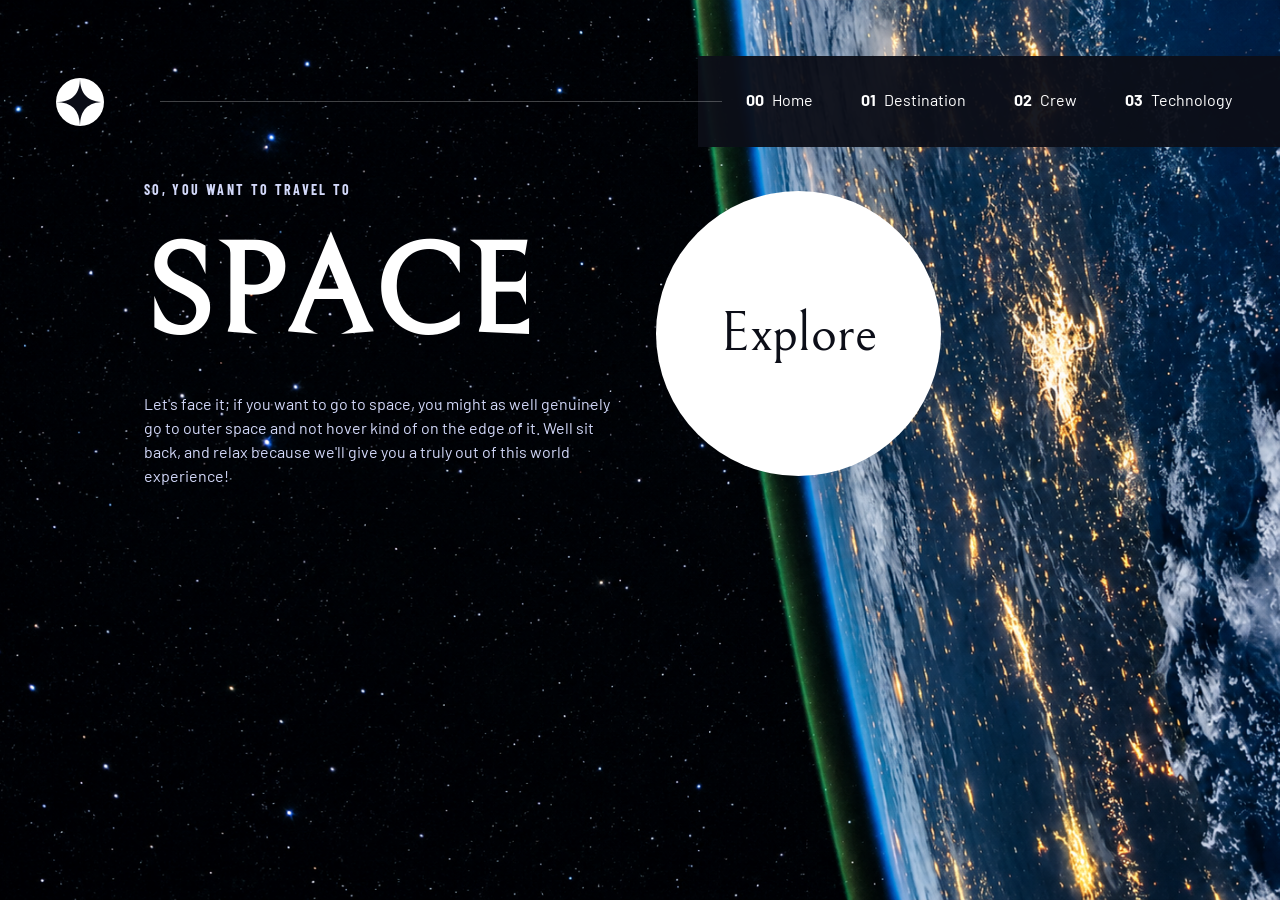
<file: index.html>
<!DOCTYPE html>
<html lang="en">
<head>
  <meta charset="UTF-8" />
  <meta name="viewport" content="width=device-width, initial-scale=1.0" />
  <meta name="description" content="Space Tourism: a trip to space you will never forget." />
  <title>Space Tourism</title>
  <link rel="icon" href="assets/shared/logo.svg" />
  <link rel="preconnect" href="https://fonts.googleapis.com" />
  <link rel="preconnect" href="https://fonts.gstatic.com" crossorigin />
  <link rel="stylesheet" href="https://fonts.googleapis.com/css2?family=Bellefair&family=Barlow+Condensed:wght@400;700&family=Barlow:wght@400;700&display=swap" />
  <link rel="stylesheet" href="css/style.css" />
</head>
<body class="home">

  <!-- ============================ الهيدر + النافيجيشن ============================ -->
  <header class="primary-header flex">
    <div class="logo-container">
      <img src="assets/shared/logo.svg" alt="Space Tourism Logo" class="logo" width="48" height="48" />
    </div>

    <button class="mobile-nav-toggle" aria-controls="primary-navigation" aria-expanded="false" aria-label="Menu" data-nav-toggle>
      <!-- زرار الهامبرجر اللي بيظهر بس في الموبايل لفتح القايمة -->
      <img src="assets/shared/icon-hamburger.svg" alt="" aria-hidden="true" />
    </button>

    <nav>
      <ul id="primary-navigation" data-visible="false" class="primary-navigation underline-indicators flex">
        <!-- data-visible بيتحكم فيه الجافاسكريبت لإظهار/إخفاء القايمة بالموبايل -->
        <li><a class="nav-link active" aria-current="page" href="index.html"><span aria-hidden="true">00</span>Home</a></li>
        <li><a class="nav-link" href="destination.html"><span aria-hidden="true">01</span>Destination</a></li>
        <li><a class="nav-link" href="crew.html"><span aria-hidden="true">02</span>Crew</a></li>
        <li><a class="nav-link" href="technology.html"><span aria-hidden="true">03</span>Technology</a></li>
      </ul>
    </nav>
  </header>

  <!-- ============================ المحتوى الرئيسي ============================ -->
  <main class="grid-container grid-container--home">
    <div>
      <h1 class="text-preset-4">
        <span class="text-accent d-block">So, you want to travel to</span>
        <span class="text-preset-1">Space</span>
      </h1>
      <p class="text-accent">
        <!-- الفقرة التعريفية اللي بتشرح فكرة الموقع -->
        Let's face it; if you want to go to space, you might as well genuinely go to
        outer space and not hover kind of on the edge of it. Well sit back, and relax
        because we'll give you a truly out of this world experience!
      </p>
    </div>

    <a href="destination.html" class="large-button">
      <span class="text-preset-2" aria-hidden="true">Explore</span>
      <span class="sr-only">Explore the space tourism destinations</span>
    </a>
  </main>

  <script src="js/script.js"></script>
</body>
</html>
</file>
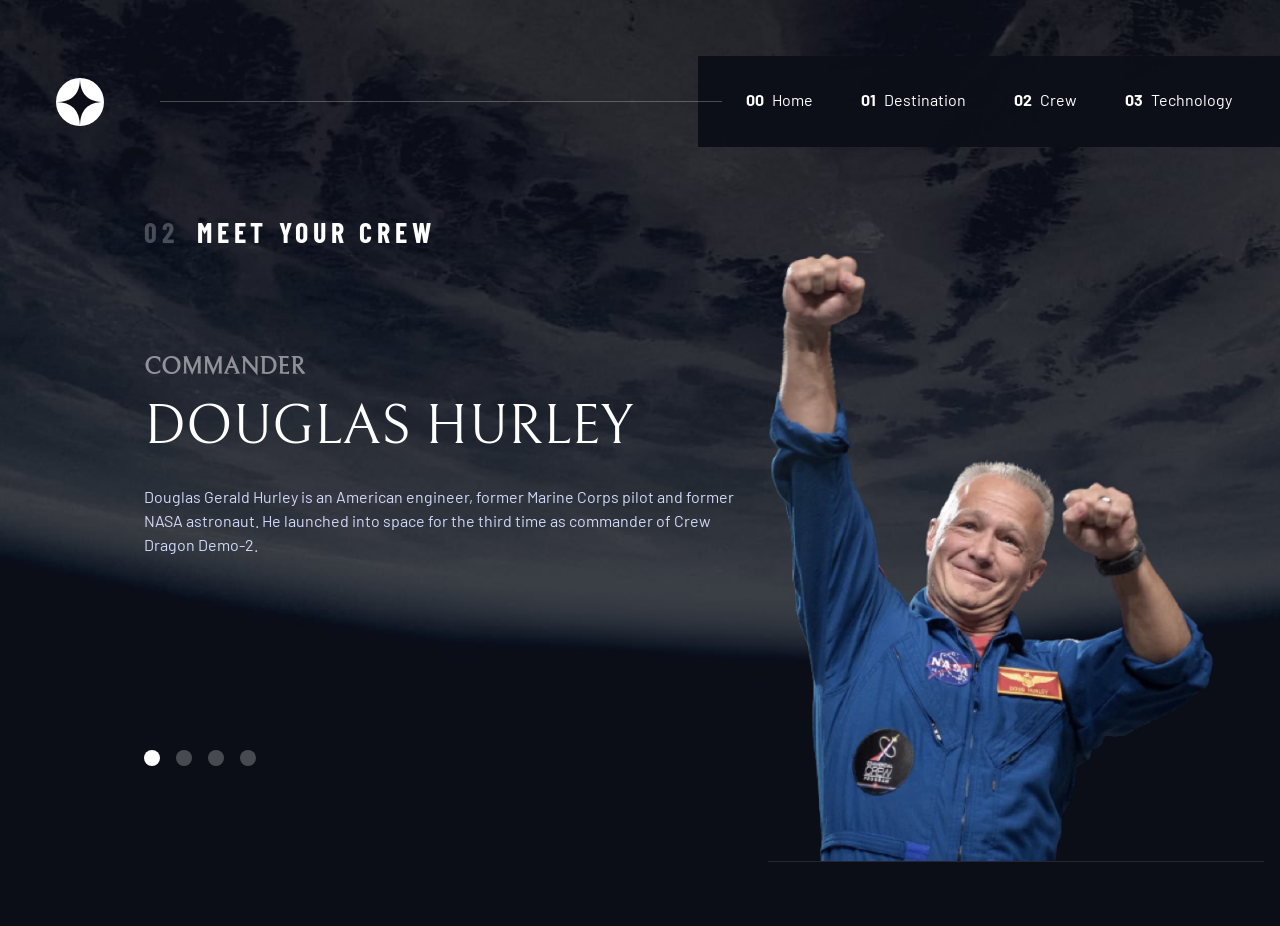
<file: crew.html>
<!DOCTYPE html>
<html lang="en">
<head>
  <meta charset="UTF-8" />
  <meta name="viewport" content="width=device-width, initial-scale=1.0" />
  <meta name="description" content="Meet the crew who will take you to space." />
  <title>Space Tourism | Crew</title>
  <link rel="icon" href="assets/shared/logo.svg" />
  <link rel="preconnect" href="https://fonts.googleapis.com" />
  <link rel="preconnect" href="https://fonts.gstatic.com" crossorigin />
  <link rel="stylesheet" href="https://fonts.googleapis.com/css2?family=Bellefair&family=Barlow+Condensed:wght@400;700&family=Barlow:wght@400;700&display=swap" />
  <link rel="stylesheet" href="css/style.css" />
</head>
<body class="crew">

  <!-- ============================ الهيدر + النافيجيشن ============================ -->
  <header class="primary-header flex">
    <div class="logo-container">
      <img src="assets/shared/logo.svg" alt="Space Tourism Logo" class="logo" width="48" height="48" />
    </div>

    <button class="mobile-nav-toggle" aria-controls="primary-navigation" aria-expanded="false" aria-label="Menu" data-nav-toggle>
      <img src="assets/shared/icon-hamburger.svg" alt="" aria-hidden="true" />
    </button>

    <nav>
      <ul id="primary-navigation" data-visible="false" class="primary-navigation underline-indicators flex">
        <li><a class="nav-link" href="index.html"><span aria-hidden="true">00</span>Home</a></li>
        <li><a class="nav-link" href="destination.html"><span aria-hidden="true">01</span>Destination</a></li>
        <li><a class="nav-link active" aria-current="page" href="crew.html"><span aria-hidden="true">02</span>Crew</a></li>
        <li><a class="nav-link" href="technology.html"><span aria-hidden="true">03</span>Technology</a></li>
      </ul>
    </nav>
  </header>

  <!-- ============================ المحتوى الرئيسي ============================ -->
  <main class="grid-container grid-container--crew">
    <h1 class="numbered-title crew-title">
      <span aria-hidden="true">02</span> Meet your crew
    </h1>

    <article id="crew-panel" class="crew-content flex">
      <!-- المحتوى النصي بتاع رائد الفضاء الحالي، بيتغير بالجافاسكريبت -->
      <div>
        <h2 id="crew-role" class="text-preset-3 uppercase">Commander</h2>
        <p id="crew-name" class="text-preset-2 uppercase">Douglas Hurley</p>
      </div>
      <p id="crew-bio" class="text-accent">
        <!-- نبذة عن رائد الفضاء، بتتغير بالجافاسكريبت -->
        Douglas Gerald Hurley is an American engineer, former Marine Corps pilot and
        former NASA astronaut. He launched into space for the third time as commander
        of Crew Dragon Demo-2.
      </p>
    </article>

    <!-- النقط اللي بنختار بيها رائد الفضاء -->
    <div class="dot-indicators flex crew-dots" role="tablist" aria-label="crew member list">
      <button aria-selected="true" role="tab" tabindex="0" data-value="Douglas Hurley">
        <span class="sr-only">Douglas Hurley</span>
      </button>
      <button aria-selected="false" role="tab" tabindex="-1" data-value="Mark Shuttleworth">
        <span class="sr-only">Mark Shuttleworth</span>
      </button>
      <button aria-selected="false" role="tab" tabindex="-1" data-value="Victor Glover">
        <span class="sr-only">Victor Glover</span>
      </button>
      <button aria-selected="false" role="tab" tabindex="-1" data-value="Anousheh Ansari">
        <span class="sr-only">Anousheh Ansari</span>
      </button>
    </div>

    <picture class="crew-image">
      <!-- صورة رائد الفضاء الحالي، بتتغير بالجافاسكريبت -->
      <source id="crew-img-webp" srcset="assets/crew/image-douglas-hurley.webp" type="image/webp" />
      <img id="crew-img" src="assets/crew/image-douglas-hurley.png" alt="Douglas Hurley" />
    </picture>
  </main>

  <script src="js/data.js"></script>
  <script src="js/script.js"></script>
  <script>
    // -------------------- كود خاص بصفحة الطاقم بس -------------------- //

    // دالة بتاخد اسم رائد الفضاء وتعرض بياناته في الصفحة
    function renderCrewMember(name) {
      // ندور على العضو المطلوب جوه مصفوفة الطاقم
      const member = SPACE_DATA.crew.find((c) => c.name === name);
      if (!member) return; // أمان لو الاسم مش موجود لأي سبب

      document.getElementById('crew-role').textContent = member.role; // تحديث المنصب
      document.getElementById('crew-name').textContent = member.name; // تحديث الاسم
      document.getElementById('crew-bio').textContent = member.bio;   // تحديث النبذة
      document.getElementById('crew-img-webp').srcset = member.images.webp; // تحديث صورة WEBP
      document.getElementById('crew-img').src = member.images.png;          // تحديث صورة PNG
      document.getElementById('crew-img').alt = member.name;                // تحديث النص البديل
    }

    // تفعيل نظام النقط (تابات) وربطه بدالة renderCrewMember
    setupTabs('.crew-dots', (value) => renderCrewMember(value), '#crew-panel');
  </script>
</body>
</html>
</file>
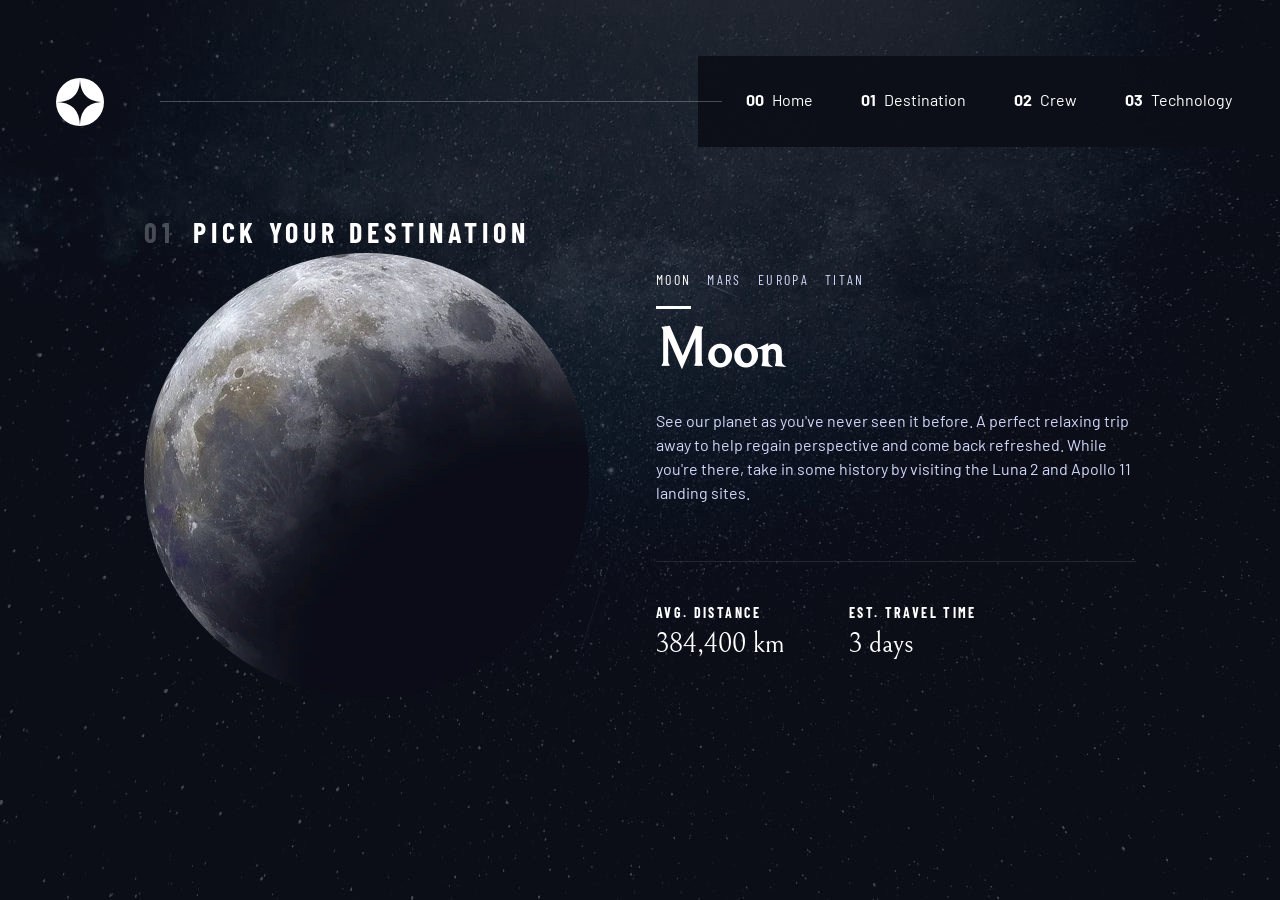
<file: destination.html>
<!DOCTYPE html>
<html lang="en">
<head>
  <meta charset="UTF-8" />
  <meta name="viewport" content="width=device-width, initial-scale=1.0" />
  <meta name="description" content="Pick your space destination: the Moon, Mars, Europa or Titan." />
  <title>Space Tourism | Destination</title>
  <link rel="icon" href="assets/shared/logo.svg" />
  <link rel="preconnect" href="https://fonts.googleapis.com" />
  <link rel="preconnect" href="https://fonts.gstatic.com" crossorigin />
  <link rel="stylesheet" href="https://fonts.googleapis.com/css2?family=Bellefair&family=Barlow+Condensed:wght@400;700&family=Barlow:wght@400;700&display=swap" />
  <link rel="stylesheet" href="css/style.css" />
</head>
<body class="destination">

  <!-- ============================ الهيدر + النافيجيشن (نفسه في كل صفحة) ============================ -->
  <header class="primary-header flex">
    <div class="logo-container">
      <img src="assets/shared/logo.svg" alt="Space Tourism Logo" class="logo" width="48" height="48" />
    </div>

    <button class="mobile-nav-toggle" aria-controls="primary-navigation" aria-expanded="false" aria-label="Menu" data-nav-toggle>
      <img src="assets/shared/icon-hamburger.svg" alt="" aria-hidden="true" />
    </button>

    <nav>
      <ul id="primary-navigation" data-visible="false" class="primary-navigation underline-indicators flex">
        <li><a class="nav-link" href="index.html"><span aria-hidden="true">00</span>Home</a></li>
        <li><a class="nav-link active" aria-current="page" href="destination.html"><span aria-hidden="true">01</span>Destination</a></li>
        <li><a class="nav-link" href="crew.html"><span aria-hidden="true">02</span>Crew</a></li>
        <li><a class="nav-link" href="technology.html"><span aria-hidden="true">03</span>Technology</a></li>
      </ul>
    </nav>
  </header>

  <!-- ============================ المحتوى الرئيسي ============================ -->
  <main class="grid-container grid-container--destination">
    <h1 class="numbered-title destination-title">
      <span aria-hidden="true">01</span> Pick your destination
    </h1>

    <picture class="destination-image">
      <!-- الصورة هتتغير بالجافاسكريبت حسب التاب المختار -->
      <source id="destination-img-webp" srcset="assets/destination/image-moon.webp" type="image/webp" />
      <img id="destination-img" src="assets/destination/image-moon.png" alt="The Moon" width="445" height="445" />
    </picture>

    <!-- تابات اختيار الوجهة: القمر، المريخ، أوروبا، تيتان -->
    <div class="tab-list underline-indicators flex" role="tablist" aria-label="destination list">
      <button
        aria-selected="true"
        role="tab"
        tabindex="0"
        data-value="Moon"
        class="text-preset-4 uppercase"
      >Moon</button>

      <button
        aria-selected="false"
        role="tab"
        tabindex="-1"
        data-value="Mars"
        class="text-preset-4 uppercase"
      >Mars</button>

      <button
        aria-selected="false"
        role="tab"
        tabindex="-1"
        data-value="Europa"
        class="text-preset-4 uppercase"
      >Europa</button>

      <button
        aria-selected="false"
        role="tab"
        tabindex="-1"
        data-value="Titan"
        class="text-preset-4 uppercase"
      >Titan</button>
    </div>

    <article id="destination-panel" class="destination-info flex">
      <h2 id="destination-name" class="text-preset-2">Moon</h2>
      <p id="destination-description" class="text-accent">
        <!-- الوصف النصي للوجهة الحالية، هيتغير بالجافاسكريبت -->
        See our planet as you've never seen it before. A perfect relaxing trip away to
        help regain perspective and come back refreshed. While you're there, take in
        some history by visiting the Luna 2 and Apollo 11 landing sites.
      </p>

      <div class="destination-meta flex">
        <div>
          <h3 class="text-preset-4">Avg. distance</h3>
          <p id="destination-distance" class="text-preset-3">384,400 km</p>
        </div>
        <div>
          <h3 class="text-preset-4">Est. travel time</h3>
          <p id="destination-travel" class="text-preset-3">3 days</p>
        </div>
      </div>
    </article>
  </main>

  <script src="js/data.js"></script>
  <script src="js/script.js"></script>
  <script>
    // -------------------- كود خاص بصفحة الوجهة بس -------------------- //

    // دالة بتاخد اسم الوجهة وتعرض بياناتها في الصفحة
    function renderDestination(name) {
      // ندور جوه SPACE_DATA.destinations على الوجهة اللي اسمها يطابق المطلوب
      const dest = SPACE_DATA.destinations.find((d) => d.name === name);
      if (!dest) return; // لو مش لاقيها لأي سبب نوقف عشان منكسرش الصفحة

      // نحدث نص العنوان (اسم الوجهة)
      document.getElementById('destination-name').textContent = dest.name;
      // نحدث الوصف
      document.getElementById('destination-description').textContent = dest.description;
      // نحدث المسافة
      document.getElementById('destination-distance').textContent = dest.distance;
      // نحدث مدة الرحلة
      document.getElementById('destination-travel').textContent = dest.travel;
      // نحدث مصدر صورة الـ WEBP
      document.getElementById('destination-img-webp').srcset = dest.images.webp;
      // نحدث مصدر صورة الـ PNG (fallback)
      document.getElementById('destination-img').src = dest.images.png;
      // نحدث alt النص البديل للصورة عشان يوصف الوجهة الصح
      document.getElementById('destination-img').alt = dest.name;
    }

    // نفعل نظام التابات ونربطه بدالة renderDestination
    setupTabs('.tab-list', (value) => renderDestination(value), '#destination-panel');
  </script>
</body>
</html>
</file>
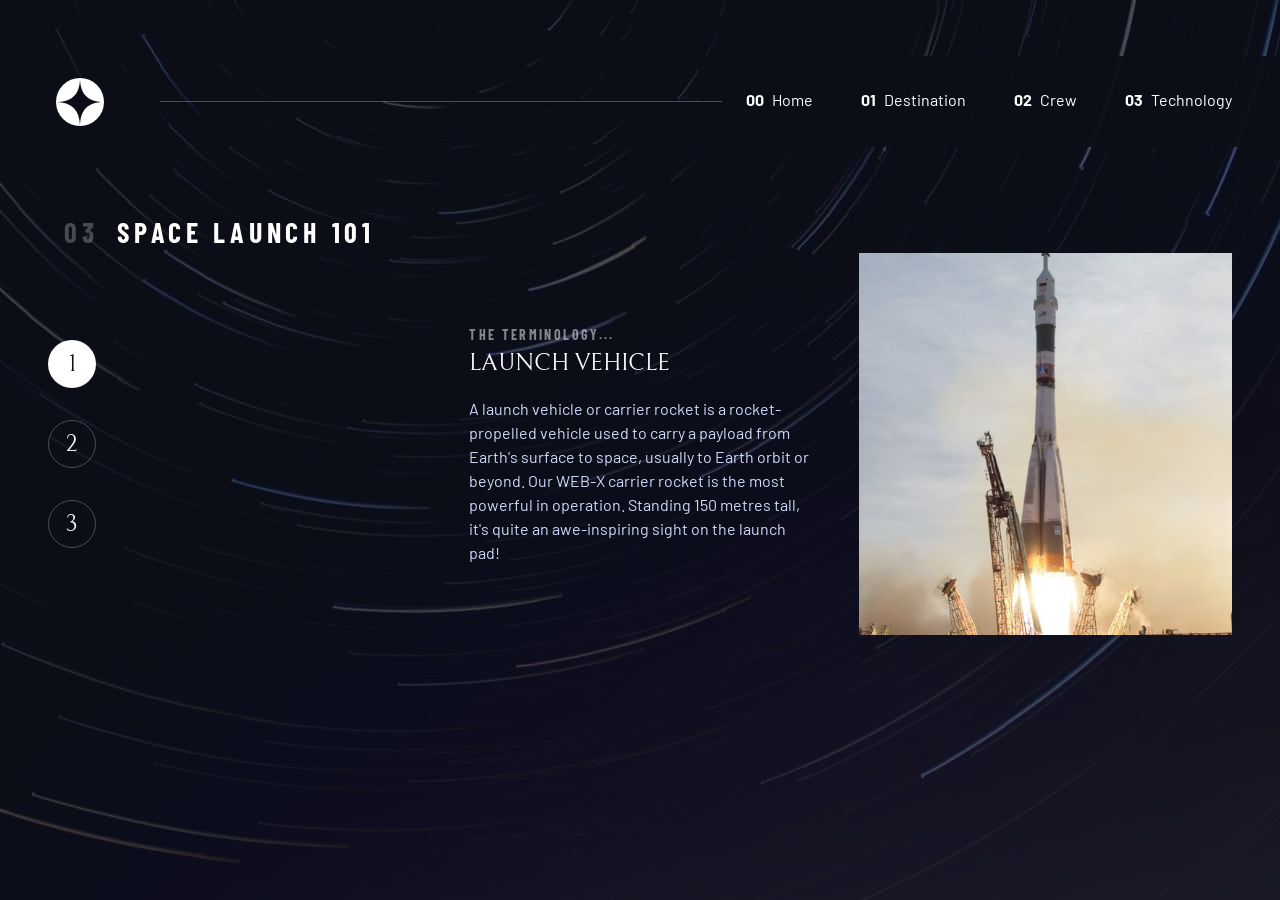
<file: technology.html>
<!DOCTYPE html>
<html lang="en">
<head>
  <meta charset="UTF-8" />
  <meta name="viewport" content="width=device-width, initial-scale=1.0" />
  <meta name="description" content="Space launch 101: the launch vehicle, spaceport and space capsule." />
  <title>Space Tourism | Technology</title>
  <link rel="icon" href="assets/shared/logo.svg" />
  <link rel="preconnect" href="https://fonts.googleapis.com" />
  <link rel="preconnect" href="https://fonts.gstatic.com" crossorigin />
  <link rel="stylesheet" href="https://fonts.googleapis.com/css2?family=Bellefair&family=Barlow+Condensed:wght@400;700&family=Barlow:wght@400;700&display=swap" />
  <link rel="stylesheet" href="css/style.css" />
</head>
<body class="technology">

  <!-- ============================ الهيدر + النافيجيشن ============================ -->
  <header class="primary-header flex">
    <div class="logo-container">
      <img src="assets/shared/logo.svg" alt="Space Tourism Logo" class="logo" width="48" height="48" />
    </div>

    <button class="mobile-nav-toggle" aria-controls="primary-navigation" aria-expanded="false" aria-label="Menu" data-nav-toggle>
      <img src="assets/shared/icon-hamburger.svg" alt="" aria-hidden="true" />
    </button>

    <nav>
      <ul id="primary-navigation" data-visible="false" class="primary-navigation underline-indicators flex">
        <li><a class="nav-link" href="index.html"><span aria-hidden="true">00</span>Home</a></li>
        <li><a class="nav-link" href="destination.html"><span aria-hidden="true">01</span>Destination</a></li>
        <li><a class="nav-link" href="crew.html"><span aria-hidden="true">02</span>Crew</a></li>
        <li><a class="nav-link active" aria-current="page" href="technology.html"><span aria-hidden="true">03</span>Technology</a></li>
      </ul>
    </nav>
  </header>

  <!-- ============================ المحتوى الرئيسي ============================ -->
  <main class="grid-container grid-container--technology">
    <h1 class="numbered-title technology-title">
      <span aria-hidden="true">03</span> Space launch 101
    </h1>

    <!-- أرقام الاختيار بين الصاروخ والقاعدة والكبسولة -->
    <div class="number-indicators flex technology-tabs" role="tablist" aria-label="technology list">
      <button aria-selected="true" role="tab" tabindex="0" data-value="Launch vehicle" class="text-preset-3">1</button>
      <button aria-selected="false" role="tab" tabindex="-1" data-value="Spaceport" class="text-preset-3">2</button>
      <button aria-selected="false" role="tab" tabindex="-1" data-value="Space capsule" class="text-preset-3">3</button>
    </div>

    <article id="technology-panel" class="technology-info flex">
      <div>
        <h2 class="text-preset-4">The terminology...</h2>
        <p id="technology-name" class="text-preset-3 uppercase">Launch vehicle</p>
      </div>
      <p id="technology-description" class="text-accent">
        <!-- الوصف النصي، بيتغير بالجافاسكريبت -->
        A launch vehicle or carrier rocket is a rocket-propelled vehicle used to carry
        a payload from Earth's surface to space, usually to Earth orbit or beyond. Our
        WEB-X carrier rocket is the most powerful in operation. Standing 150 metres
        tall, it's quite an awe-inspiring sight on the launch pad!
      </p>
    </article>

    <!-- الصورة: لاندسكيب (عريضة) في الموبايل/التابلت، بورتريه (طولية) في الديسكتوب -->
    <picture class="technology-image">
      <!-- الصورة الطولية تظهر بس من عرض 64em فما فوق (الديسكتوب) -->
      <source id="technology-img-portrait" media="(min-width: 64em)" srcset="assets/technology/image-launch-vehicle-portrait.jpg" />
      <img id="technology-img" src="assets/technology/image-launch-vehicle-landscape.jpg" alt="Launch vehicle" />
    </picture>
  </main>

  <script src="js/data.js"></script>
  <script src="js/script.js"></script>
  <script>
    // -------------------- كود خاص بصفحة التكنولوجي بس -------------------- //

    // دالة بتاخد اسم العنصر التكنولوجي وتعرض بياناته
    function renderTechnology(name) {
      // ندور على العنصر المطلوب جوه مصفوفة التكنولوجي
      const tech = SPACE_DATA.technology.find((t) => t.name === name);
      if (!tech) return; // أمان لو مش لاقيه

      document.getElementById('technology-name').textContent = tech.name;               // تحديث الاسم
      document.getElementById('technology-description').textContent = tech.description; // تحديث الوصف
      document.getElementById('technology-img').src = tech.images.landscape;             // تحديث الصورة العريضة (موبايل وتابلت، افتراضي)
      document.getElementById('technology-img-portrait').srcset = tech.images.portrait;  // تحديث الصورة الطولية (ديسكتوب)
      document.getElementById('technology-img').alt = tech.name;                          // تحديث النص البديل
    }

    // تفعيل نظام الأرقام (تابات) وربطه بدالة renderTechnology
    setupTabs('.technology-tabs', (value) => renderTechnology(value), '#technology-panel');
  </script>
</body>
</html>
</file>
<file: css/style.css>
/* ==========================================================================
   ملف الستايل الرئيسي - بيتشارك بين كل صفحات موقع Space Tourism
   ========================================================================== */

/* الخطوط (Bellefair / Barlow Condensed / Barlow) بتتحمل من <link> في <head> كل صفحة، أسرع من @import */

/* ---------- Reset بسيط عشان كل المتصفحات تتصرف بنفس الشكل ---------- */
*,
*::before,
*::after {
  box-sizing: border-box; /* البادينج والبوردر يتحسبوا جوه العرض مش يزودوا عليه */
  margin: 0;              /* شيل أي مارجن افتراضي من المتصفح */
  padding: 0;             /* شيل أي بادينج افتراضي من المتصفح */
}

html {
  scroll-behavior: smooth; /* أي تنقل بالـ anchor يبقى بسلاسة */
}

/* المتغيرات (CSS Variables) - الألوان والمسافات المستخدمة في كل الموقع */
:root {
  --clr-dark: 230 35% 7%;        /* اللون الغامق الأساسي (كحلي قريب للأسود) بصيغة HSL بدون hsl() */
  --clr-light: 231 77% 90%;      /* لون رمادي فاتح مائل للأزرق للنصوص التانوية */
  --clr-white: 0 0% 100%;        /* اللون الأبيض النقي */

  --ff-serif: "Bellefair", serif;              /* خط العناوين الكبيرة */
  --ff-sans-cond: "Barlow Condensed", sans-serif; /* خط الليبلز والنصوص الصغيرة المتباعدة */
  --ff-sans-normal: "Barlow", sans-serif;       /* خط النص العادي (الفقرات) */
}

body {
  font-family: var(--ff-sans-normal);      /* الخط الافتراضي لكل النصوص */
  background-color: hsl(var(--clr-dark));  /* خلفية الصفحة غامقة */
  color: hsl(var(--clr-white));            /* لون النص أبيض عشان يبان على الغامق */
  line-height: 1.5;                        /* تباعد بين السطور يريح العين */
  min-height: 100vh;                       /* الصفحة تاخد ارتفاع الشاشة كامل كحد أدنى */
}

/* أي صورة تاخد أقصى عرض حاوية أبوها عشان متكسرش التصميم */
img,
picture {
  max-width: 100%;
  height: auto;   /* يحافظ على النسبة لما نحط width/height attributes */
  display: block; /* نشيل الفراغ الصغير اللي بيظهر تحت الصور عادة */
}

/* خلي عناصر الفورم (لو استخدمناها) توّرث نفس الخط بدل خط المتصفح الافتراضي */
input,
button,
textarea,
select {
  font: inherit;
}

/* -------------------- كلاسات مساعدة (Utility classes) -------------------- */

.flex {
  display: flex;    /* تفعيل الفلكس */
  gap: var(--gap, 1rem); /* المسافة بين العناصر، قابلة للتغيير عبر متغير gap */
}

.grid {
  display: grid;     /* تفعيل الجريد */
  gap: var(--gap, 1rem); /* نفس فكرة الفلكس بس للجريد */
}

.d-block {
  display: block; /* يخلي العنصر بلوك، مفيد لإخفاء/إظهار حسب الشاشة */
}

/* نص لقراء الشاشة بس (Accessibility) - مخفي بصريا لكن موجود للـ screen readers */
.sr-only {
  position: absolute;      /* نطلعه بره تدفق الصفحة */
  width: 1px;               /* عرض ضئيل جدا */
  height: 1px;              /* ارتفاع ضئيل جدا */
  padding: 0;               /* بدون حشو */
  margin: -1px;             /* نخفيه فعليا */
  overflow: hidden;         /* أي زيادة تتقص */
  clip: rect(0, 0, 0, 0);   /* قص العنصر لصفر */
  white-space: nowrap;      /* منع لف النص */
  border: 0;                /* بدون حدود */
}

.container {
  padding-inline: 2rem;   /* حشو يمين وشمال ثابت للمحتوى */
  max-width: 80rem;       /* أقصى عرض للمحتوى عشان مايتمططش في الشاشات الكبيرة جدا */
  margin-inline: auto;    /* نخلي الحاوية في النص */
}

/* عنوان الأرقام زي "01" أو "02" قبل العناوين الرئيسية */
.numbered-title {
  font-family: var(--ff-sans-cond); /* خط الليبلز المتباعد */
  font-size: clamp(1.5rem, 5vw, 1.75rem); /* حجم متجاوب بين حد أدنى وأقصى */
  text-transform: uppercase;  /* حروف كبيرة */
  letter-spacing: 4.72px;     /* تباعد بين الحروف */
  text-align: center;         /* توسيط في الموبايل */
}

.numbered-title span {
  margin-right: 0.5rem;               /* مسافة بعد الرقم */
  font-weight: 700;                   /* الرقم يبقى بولد */
  color: hsl(var(--clr-white) / 0.25); /* الرقم شفاف شوية عشان يبقى تفصيلة مش أساسي */
}

/* ---------------------------- الهيدر والنافيجيشن ---------------------------- */

.primary-header {
  justify-content: space-between; /* اللوجو شمال والنافيجيشن يمين */
  align-items: center;            /* توسيط رأسي */
  padding-top: 1.5rem;            /* مسافة من فوق */
}

.logo {
  margin: 1.5rem clamp(1.5rem, 5vw, 3.5rem); /* مسافة حوالين اللوجو متجاوبة */
}

/* الخط الفاصل جنب النافيجيشن في الشاشات الكبيرة (مخفي في الموبايل) */
.primary-header::after {
  content: '';                              /* عنصر فاضي بس عشان يظهر كخط */
  display: block;                           /* يبقى بلوك عشان ياخد عرض */
  position: relative;                       /* لظبط مكانه */
  height: 1px;                              /* سمك الخط شعرة واحدة */
  width: 100%;                              /* ياخد كل العرض */
  margin-right: -2.5rem;                    /* يمتد لبره الحاوية شوية */
  background: hsl(var(--clr-white) / 0.25); /* لون الخط أبيض شفاف */
  order: 1;                                  /* يترتب بعد اللوجو */
}

.primary-navigation {
  --gap: 3rem;                        /* المسافة بين لينكات النافيجيشن */
  --underline-gap: 2rem;              /* المسافة بين النص والخط اللي تحته */
  list-style: none;                   /* شيل نقط الليست */
  padding: 0;                         /* بدون حشو */
  margin: 0;                          /* بدون مارجن */
  background: hsl(var(--clr-dark) / 0.95); /* خلفية غامقة شبه شفافة */
}

.primary-navigation a {
  text-decoration: none; /* شيل الخط اللي تحت اللينك الافتراضي */
}

.primary-navigation a > span {
  font-weight: 700;          /* الرقم قبل اسم الصفحة يبقى بولد */
  margin-right: 0.5rem;      /* مسافة بعد الرقم */
}

.nav-link {
  color: hsl(var(--clr-white)); /* لون لينكات النافيجيشن أبيض */
}

.mobile-nav-toggle {
  display: none; /* زرار الهامبرجر مخفي في الشاشات الكبيرة، بيظهر بس في الموبايل */
}

.underline-indicators > * {
  color: hsl(var(--clr-light));                   /* الزراير مبتورّثش اللون، فبنحدده عشان ميبقاش أسود على الغامق */
  cursor: pointer;                                /* شكل اليد عند المرور */
  padding: var(--underline-gap, 1rem) 0;          /* مسافة فوق وتحت العنصر */
  border: 0;                                       /* بدون حدود افتراضية */
  border-bottom: 0.2rem solid hsl(var(--clr-white) / 0); /* خط تحتي شفاف بالبداية */
  background-color: transparent;                  /* خلفية شفافة */
}

.underline-indicators > *:hover,
.underline-indicators > *:focus {
  border-color: hsl(var(--clr-white) / 0.5); /* عند الهوفر الخط يبان بنص شفافية */
}

.underline-indicators > .active,
.underline-indicators > [aria-selected="true"] {
  color: hsl(var(--clr-white) / 1);          /* العنصر النشط لونه أبيض كامل */
  border-color: hsl(var(--clr-white) / 1);   /* وخطه يبان بالكامل */
}

/* نقط اختيار الوجهة أو أي مؤشر دائري (مستخدم في صفحة الطاقم بالموبايل) */
.dot-indicators > * {
  cursor: pointer;                              /* شكل اليد */
  border: 0;                                     /* بدون حدود */
  border-radius: 50%;                            /* شكل دائري */
  padding: 0.5em;                                /* حجم النقطة */
  background-color: hsl(var(--clr-white) / 0.25); /* لون خافت افتراضيا */
}

.dot-indicators > *:hover,
.dot-indicators > *:focus {
  background-color: hsl(var(--clr-white) / 0.5); /* أوضح عند الهوفر */
}

.dot-indicators > [aria-selected="true"] {
  background-color: hsl(var(--clr-white) / 1); /* النقطة النشطة أبيض كامل */
}

/* أرقام التابات في صفحة التكنولوجي (1 2 3 جوه دايرة) */
.number-indicators > * {
  cursor: pointer;                                     /* شكل اليد */
  border-radius: 50%;                                  /* دايرة */
  width: 3rem;                                         /* عرض ثابت */
  aspect-ratio: 1;                                      /* الارتفاع يساوي العرض عشان تفضل دايرة مظبوطة */
  display: grid;                                        /* عشان نوسط الرقم جواها */
  place-items: center;                                  /* توسيط أفقي ورأسي */
  color: hsl(var(--clr-white));                         /* لون الرقم */
  background-color: transparent;                        /* خلفية شفافة افتراضيا */
  border: 1px solid hsl(var(--clr-white) / 0.25);       /* حدود خافتة */
  font-family: var(--ff-serif);                         /* خط الأرقام زي العناوين */
}

.number-indicators > *:hover,
.number-indicators > *:focus {
  border-color: hsl(var(--clr-white) / 1); /* الحدود تبان أوضح عند الهوفر */
}

.number-indicators > [aria-selected="true"] {
  background-color: hsl(var(--clr-white)); /* الرقم النشط خلفيته بيضاء */
  color: hsl(var(--clr-dark));             /* والنص جواه غامق عشان يتباين */
}

/* --------------------------- كلاسات نصوص عامة --------------------------- */

.text-preset-1 { font-size: clamp(5rem, 10vw, 9.375rem); font-family: var(--ff-serif); } /* أكبر عنوان في الموقع */
.text-preset-2 { font-size: clamp(2rem, 6vw, 3.5rem); font-family: var(--ff-serif); } /* عنوان كبير تاني */
.text-preset-3 { font-size: 1.5rem; font-family: var(--ff-serif); } /* عنوان متوسط */
.text-preset-4 {
  font-family: var(--ff-sans-cond);   /* خط الليبلز */
  font-size: 0.875rem;                 /* حجم صغير */
  letter-spacing: 2.35px;              /* تباعد حروف */
  text-transform: uppercase;           /* حروف كبيرة */
}
.text-preset-5 {
  font-family: var(--ff-sans-cond); /* خط الليبلز */
  font-size: 1.75rem;                 /* حجم أكبر شوية من preset-4 */
  letter-spacing: 2.7px;              /* تباعد حروف */
  text-transform: uppercase;          /* حروف كبيرة */
}
.text-preset-6 {
  font-family: var(--ff-sans-normal); /* خط النص العادي */
  font-weight: 700;                    /* بولد */
  font-size: 1.75rem;                  /* حجم العنوان */
}

.text-accent { color: hsl(var(--clr-light)); } /* لون النصوص التانوية (رمادي مزرق) */
.uppercase { text-transform: uppercase; } /* كلاس بسيط لتحويل النص لحروف كبيرة */

/* -------------------- نافيجيشن الموبايل (منسدلة من اليمين) -------------------- */
@media (max-width: 35em) {
  .primary-navigation {
    --gap: 2rem;                          /* مسافة أقل بين اللينكات بالموبايل */
    position: fixed;                       /* تثبيت القايمة فوق باقي المحتوى */
    z-index: 1000;                         /* تفضل فوق كل حاجة */
    inset: 0 0 0 30%;                      /* تاخد من 30% للنهاية (يمين الشاشة) */
    list-style: none;                      /* بدون نقط */
    padding: min(20rem, 15vh) 2rem;        /* حشو كبير من فوق عشان اللينكات تنزل تحت الهيدر */
    flex-direction: column;                /* ترتيب رأسي للينكات */
    transform: translateX(100%);           /* مخفية بره الشاشة يمين بالبداية */
    visibility: hidden;                    /* مقفولة: مش بتاخد Tab ومش بتتقرا */
    transition: transform 500ms ease-in-out, visibility 0s 500ms; /* نخفيها بعد ما الحركة تخلص */
  }

  .primary-navigation[data-visible="true"] {
    transform: translateX(0); /* تظهر القايمة لما data-visible تبقى true */
    visibility: visible;
    transition-delay: 0s;     /* تظهر فورًا */
  }

  .mobile-nav-toggle {
    display: block;               /* إظهار زرار الهامبرجر بس بالموبايل */
    position: fixed;              /* تثبيته فوق الصفحة */
    z-index: 2000;                /* يفضل فوق القايمة عشان نقدر نضغط عليه دايما */
    right: 1rem;                  /* مسافة من يمين الشاشة */
    top: 2rem;                    /* مسافة من فوق */
    background: transparent;      /* بدون خلفية */
    border: 0;                    /* بدون حدود */
    background-image: url('../assets/shared/icon-hamburger.svg'); /* أيقونة الهامبرجر كخلفية */
    background-repeat: no-repeat; /* عدم تكرار الأيقونة */
    background-position: center;  /* توسيط الأيقونة */
    width: 1.5rem;                /* عرض الزرار */
    aspect-ratio: 1;              /* يفضل مربع */
  }

  .mobile-nav-toggle img {
    display: none; /* نخفي صورة الـ img العادية لأننا بنستخدم الأيقونة كـ background */
  }

  .mobile-nav-toggle[aria-expanded="true"] {
    background-image: url('../assets/shared/icon-close.svg'); /* لما القايمة مفتوحة يتحول لأيقونة إغلاق (X) */
  }

  .primary-header {
    padding-inline: 1rem; /* حشو جانبي للهيدر بالموبايل */
  }

  .primary-header::after {
    display: none; /* نخفي الخط الفاصل بتاع الديسكتوب في الموبايل */
  }
}

/* من عرض 35em فما فوق (تابلت وديسكتوب) نخفي زرار الهامبرجر خالص */
@media (min-width: 35em) {
  .mobile-nav-toggle {
    display: none; /* مفيش داعي له لأن القايمة ظاهرة بشكل دائم */
  }

  .primary-navigation {
    padding-inline: clamp(3rem, 7vw, 7rem); /* حشو جانبي متجاوب حسب عرض الشاشة */
  }
}

/* --------------------------- خلفية الصفحة (Backdrop) --------------------------- */
/* كل صفحة بتحدد صورة الخلفية بتاعتها عن طريق كلاس مختلف على body */

body {
  background-position: bottom center; /* الخلفية تتوسط من تحت */
  background-repeat: no-repeat;       /* منع تكرار الخلفية */
  background-size: cover;             /* الخلفية تغطي كل الشاشة */
}

.home {
  background-image: url("../assets/background-home-mobile.jpg"); /* خلفية الهوم بالموبايل افتراضيا */
}

.destination {
  background-image: url("../assets/background-destination-mobile.jpg"); /* خلفية صفحة الوجهة بالموبايل */
}

.crew {
  background-image: url("../assets/background-crew-mobile.jpg"); /* خلفية صفحة الطاقم بالموبايل */
}

.technology {
  background-image: url("../assets/background-technology-mobile.jpg"); /* خلفية صفحة التكنولوجي بالموبايل */
}

/* ============================== لايوت صفحة الهوم ============================== */

.grid-container {
  text-align: center;             /* توسيط النص في الموبايل */
  display: grid;                  /* استخدام جريد للترتيب */
  place-items: center;            /* توسيط العناصر أفقيا ورأسيا */
  padding-inline: 1rem;           /* حشو جانبي */
  padding-bottom: 4rem;           /* مسافة من تحت */
}

.grid-container p:not([class]) {
  max-width: 50ch; /* أقصى طول سطر للفقرات العادية عشان تفضل مقروءة */
}

.numbered-title {
  grid-area: title; /* اسم منطقة في الجريد هنستخدمه في الميديا كويريز */
}

/* الصفحة الرئيسية تحديدا */
.grid-container--home {
  padding-bottom: 4rem; /* مسافة إضافية تحت المحتوى في الهوم */
  grid-template-areas:
    'title'
    'button';           /* العنوان فوق والزرار تحته (قبل كده الاتنين كانوا فوق بعض) */
  row-gap: 4rem;        /* مسافة بين النص والزرار */
}

.grid-container--home > *:first-child {
  grid-area: title; /* العنوان الفرعي "SO YOU WANT TO..." */
  margin-top: 2rem; /* مسافة من فوق */
}

.grid-container--home > *:last-child {
  grid-area: button; /* زرار الـ Explore */
}

.large-button {
  font-size: 1.25rem;                       /* حجم النص جوه الزرار (صغير بالموبايل) */
  position: relative;                        /* عشان نقدر نحط دايرة خلفه بالـ ::after */
  display: inline-grid;                      /* عشان نوسط النص جواه */
  z-index: 1;                                /* يفضل فوق الدايرة المتحركة */
  place-items: center;                       /* توسيط النص جوه الدايرة */
  padding: 0 2em;                            /* حشو جانبي يخلي الزرار دائري كبير */
  border-radius: 50%;                        /* شكل دائري */
  aspect-ratio: 1;                           /* عرض = ارتفاع */
  text-decoration: none;                     /* بدون خط تحت النص */
  background: hsl(var(--clr-white));         /* خلفية بيضاء */
  color: hsl(var(--clr-dark));               /* نص غامق يتباين مع الأبيض */
  font-family: var(--ff-serif);              /* خط العناوين */
}

.large-button::after {
  content: '';                                /* عنصر فاضي للدايرة المتحركة حوالين الزرار */
  position: absolute;                          /* تتموضع فوق الزرار بالظبط */
  z-index: -1;                                 /* تتحط خلف نص الزرار */
  width: 100%;                                 /* بنفس عرض الزرار بالبداية */
  height: 100%;                                /* بنفس ارتفاعه */
  border-radius: 50%;                          /* دايرة برضو */
  background: hsl(var(--clr-white) / 0.15);    /* لون أبيض شفاف خفيف */
  opacity: 0;                                  /* مخفية تماما في البداية */
  transition: opacity 500ms linear, transform 500ms linear; /* حركة نعومة للتكبير والاختفاء */
}

.large-button:hover::after,
.large-button:focus::after {
  opacity: 1;                     /* تظهر الدايرة عند الهوفر */
  transform: scale(1.5);          /* وتكبر شوية */
}

/* ============================ لايوت صفحة الوجهة (Destination) ============================ */

.destination-image {
  grid-area: image; /* صورة الكوكب/القمر */
  align-self: center; /* توسيط رأسي */
  padding-bottom: 1rem; /* مسافة تحت الصورة */
}

.destination-meta {
  grid-area: meta;                 /* منطقة الأرقام (المسافة والوقت) */
  flex-direction: column;          /* ترتيب عمودي بالموبايل */
  border-top: 1px solid hsl(var(--clr-white) / 0.1); /* خط فاصل فوق */
  padding-top: 2.5rem;             /* مسافة بعد الخط */
  margin-top: 2.5rem;              /* مسافة قبل الخط */
}

.destination-meta p {
  font-size: 1.75rem; /* حجم الرقم نفسه (225 MIL. KM مثلا) */
}

.destination-title {
  grid-area: title; /* منطقة عنوان "01 PICK YOUR DESTINATION" */
}

.destination-subtitle {
  grid-area: subtitle; /* منطقة اسم الكوكب زي "MARS" */
}

.tab-list {
  grid-area: tabs;        /* منطقة تابات الاختيار بين الكواكب */
  justify-content: center; /* توسيط أفقي */
}

.destination-info {
  grid-area: content;    /* منطقة الوصف النصي للكوكب */
  flex-direction: column; /* العنوان والوصف والميتا يترتبوا فوق بعض عمودي */
  --gap: 1rem;             /* مسافة بسيطة بينهم */
}

/* الجريد اللي بيرتب كل عناصر صفحة الوجهة فوق بعض بالترتيب في الموبايل */
.grid-container--destination {
  grid-template-areas:
    'title'
    'image'
    'tabs'
    'content'
    'meta';
}

/* ============================ لايوت صفحة الطاقم (Crew) ============================ */

.grid-container--crew {
  grid-template-areas:
    'title'
    'image'
    'tabs'
    'content';
}

.crew-image {
  grid-area: image; /* صورة رائد الفضاء */
  border-bottom: 1px solid hsl(var(--clr-white) / 0.1); /* خط فاصل تحت الصورة بالموبايل */
}

.crew-image img {
  max-width: 60%; /* الصورة تاخد 60% بس من العرض في الموبايل عشان تبقى متناسقة */
}

.crew-content {
  grid-area: content;     /* منطقة اسم ووظيفة ونبذة رائد الفضاء */
  flex-direction: column;  /* الاسم والوظيفة فوق، والنبذة تحتهم */
  --gap: 1rem;              /* مسافة بينهم */
}

.crew-content h2 {
  color: hsl(var(--clr-white) / 0.5); /* الوظيفة (Commander مثلا) لونها باهت شوية */
}

.crew-title {
  grid-area: title; /* عنوان "02 MEET YOUR CREW" */
}

.crew-dots {
  grid-area: tabs; /* النقط اللي بنختار بيها رائد الفضاء */
}

/* ============================ لايوت صفحة التكنولوجي (Technology) ============================ */

.grid-container--technology {
  grid-template-areas:
    'title'
    'image'
    'tabs'
    'content';
  padding-inline: 0; /* نلغي الحشو الجانبي هنا عشان الصورة تاخد العرض بالكامل */
}

.technology-title {
  grid-area: title;      /* عنوان "03 SPACE LAUNCH 101" */
  padding-inline: 1rem;  /* نرجع الحشو بس للعنوان */
}

.technology-image {
  grid-area: image; /* صورة الصاروخ/المحطة/الكبسولة */
}

.technology-tabs {
  grid-area: tabs; /* الأرقام 1 2 3 */
}

.technology-info {
  grid-area: content;     /* اسم ووصف التكنولوجي */
  padding-inline: 1rem;   /* حشو جانبي للنص */
  flex-direction: column;  /* الاسم فوق والوصف تحته */
  --gap: 1rem;              /* مسافة بينهم */
}

.technology-info h2 {
  color: hsl(var(--clr-white) / 0.5); /* "THE TERMINOLOGY..." لونها باهت */
}

/* =============================== ميديا كويري للتابلت =============================== */
@media (min-width: 35em) {
  /* خلفيات مختلفة أوضح شوية للتابلت */
  .home { background-image: url("../assets/background-home-tablet.jpg"); }
  .destination { background-image: url("../assets/background-destination-tablet.jpg"); }
  .crew { background-image: url("../assets/background-crew-tablet.jpg"); }
  .technology { background-image: url("../assets/background-technology-tablet.jpg"); }

  .numbered-title {
    justify-self: start;  /* العنوان يترجع لليسار بدل التوسيط */
    margin-top: 2rem;     /* مسافة من فوق */
    text-align: left;     /* محاذاة يسار */
  }

  .grid-container--home {
    padding-bottom: 6rem; /* مسافة أكبر تحت في التابلت */
  }

  .large-button {
    font-size: 2rem; /* زرار أكبر من التابلت وطالع */
  }

  .primary-header::after {
    display: none; /* الخط الفاصل ليه مكان في الديسكتوب بس، وفي التابلت كان بيعمل سكرول أفقي */
  }

  .grid-container--home > *:first-child {
    margin-top: 0; /* نلغي المارجن اللي كان في الموبايل */
  }

  .primary-navigation {
    padding-inline: 3rem; /* حشو جانبي أكبر للنافيجيشن */
  }

  .grid-container--destination {
    grid-template-areas:
      '. title title .'
      '. image image .'
      '. tabs tabs .'
      '. content content .'
      '. meta meta .';
  }

  .destination-meta {
    flex-direction: row;               /* الأرقام تترتب جنب بعض أفقي في التابلت */
    justify-content: space-evenly;     /* توزيع متساوي بينهم */
  }

  .crew-image {
    grid-area: image; /* برضو صورة رائد الفضاء لكن هتاخد مساحة أكبر */
  }

  .grid-container--crew {
    grid-template-columns: repeat(2, 1fr); /* عمودين في التابلت */
    grid-template-areas:
      'title title'
      'content image'
      'tabs image';
  }

  .crew-content {
    text-align: left; /* النص يترجع لليسار */
  }

  .crew-dots {
    justify-content: start; /* النقط تترجع لليسار */
  }

  .crew-image img {
    max-width: 90%; /* الصورة تاخد مساحة أكبر في التابلت */
  }
}

/* ================================ ميديا كويري للديسكتوب ================================ */
@media (min-width: 64em) {
  /* خلفيات الديسكتوب عالية الجودة */
  .home { background-image: url("../assets/background-home-desktop.png"); }
  .destination { background-image: url("../assets/background-destination-desktop.jpg"); }
  .crew { background-image: url("../assets/background-crew-desktop.jpg"); }
  .technology { background-image: url("../assets/background-technology-desktop.jpg"); }

  .container {
    grid-template-columns: minmax(1rem, 1fr) repeat(2, minmax(0, 40rem)) minmax(1rem, 1fr); /* شبكة عريضة للديسكتوب */
    column-gap: 2rem; /* مسافة بين الأعمدة */
  }

  .grid-container {
    text-align: left;               /* محاذاة يسار للنصوص */
    column-gap: var(--container-gap, 2rem); /* مسافة بين الأعمدة */
    grid-template-columns: minmax(2rem, 1fr) repeat(2, minmax(0, 30rem)) minmax(2rem, 1fr); /* أعمدة الديسكتوب */
  }

  .grid-container--home > *:first-child {
    grid-column: 2; /* العمود التاني */
  }

  .grid-container--home > *:last-child {
    grid-row: 2;    /* الصف التاني */
    grid-column: 3; /* العمود التالت (يمين) */
  }

  .grid-container--home {
    grid-template-areas: none; /* الديسكتوب بيحدد الأعمدة والصفوف بنفسه تحت */
    row-gap: 0;
    justify-items: start; /* العناصر تترجع لليسار */
    align-content: end;   /* تتحاذى مع الأسفل */
    padding-bottom: 6rem; /* مسافة إضافية تحت */
  }

  /* شكل النافيجيشن في الديسكتوب: خط أبيض شفاف على شمال اللينكات */
  .primary-header::after {
    display: block;           /* نرجّع الخط في الديسكتوب */
    order: 0;                 /* يترتب قبل باقي العناصر */
    margin-right: -2.5rem;    /* يمتد لبره */
    margin-left: 2rem;        /* مسافة بينه وبين اللوجو */
  }

  nav {
    order: 1; /* النافيجيشن بعد الخط */
  }

  .primary-navigation {
    margin-block: 2rem; /* مسافة فوق وتحت */
  }

  /* ---- تخطيط صفحة الوجهة في الديسكتوب ---- */
  .grid-container--destination {
    justify-items: start;                /* محاذاة يسار */
    grid-template-areas:
      '. title title .'
      '. image tabs .'
      '. image content .'
      '. image meta .';
  }

  .destination-meta {
    --gap: 4rem;              /* مسافة أكبر بين الأرقام */
    justify-content: start;   /* تترجع لأول السطر */
  }

  .destination-image {
    padding-bottom: 0; /* نشيل الحشو السفلي لأن الصورة بقت أكبر */
  }

  /* ---- تخطيط صفحة الطاقم في الديسكتوب ---- */
  .grid-container--crew {
    grid-template-columns: minmax(1rem, 1fr) minmax(0, 37rem) minmax(0, 23rem) minmax(1rem, 1fr); /* 4 أعمدة */
    justify-items: start;                                /* محاذاة يسار */
    grid-template-areas:
      '. title title .'
      '. content image .'
      '. tabs image .';
  }

  .crew-image {
    grid-column: span 2;   /* الصورة تاخد عمودين */
    align-self: end;       /* الصورة تتحاذى مع الأسفل عشان تبان واقفة على الخط */
  }

  /* ---- تخطيط صفحة التكنولوجي في الديسكتوب ---- */
  .grid-container--technology {
    grid-template-columns: minmax(1rem, 1fr) minmax(0, 25rem) minmax(0, 30rem) minmax(0, 25rem) minmax(1rem, 1fr); /* 5 أعمدة */
    justify-items: start;                                        /* محاذاة يسار */
    grid-template-areas:
      '. title title title .'
      '. tabs content image .';
  }

  .technology-tabs {
    flex-direction: column;   /* الأرقام عمودي على الديسكتوب زي التصميم */
    --gap: 2rem;
    align-self: center;
  }

  .technology-image img {
    width: 100%; /* الصورة تاخد العرض المتاح بالكامل */
  }
}

/* لو المستخدم مفعّل "تقليل الحركة" في جهازه، نلغي الانتقالات (زي انزلاق القايمة) */
@media (prefers-reduced-motion: reduce) {
  *,
  *::before,
  *::after {
    transition-duration: 0.01ms !important;
    animation-duration: 0.01ms !important;
  }
}
</file>
